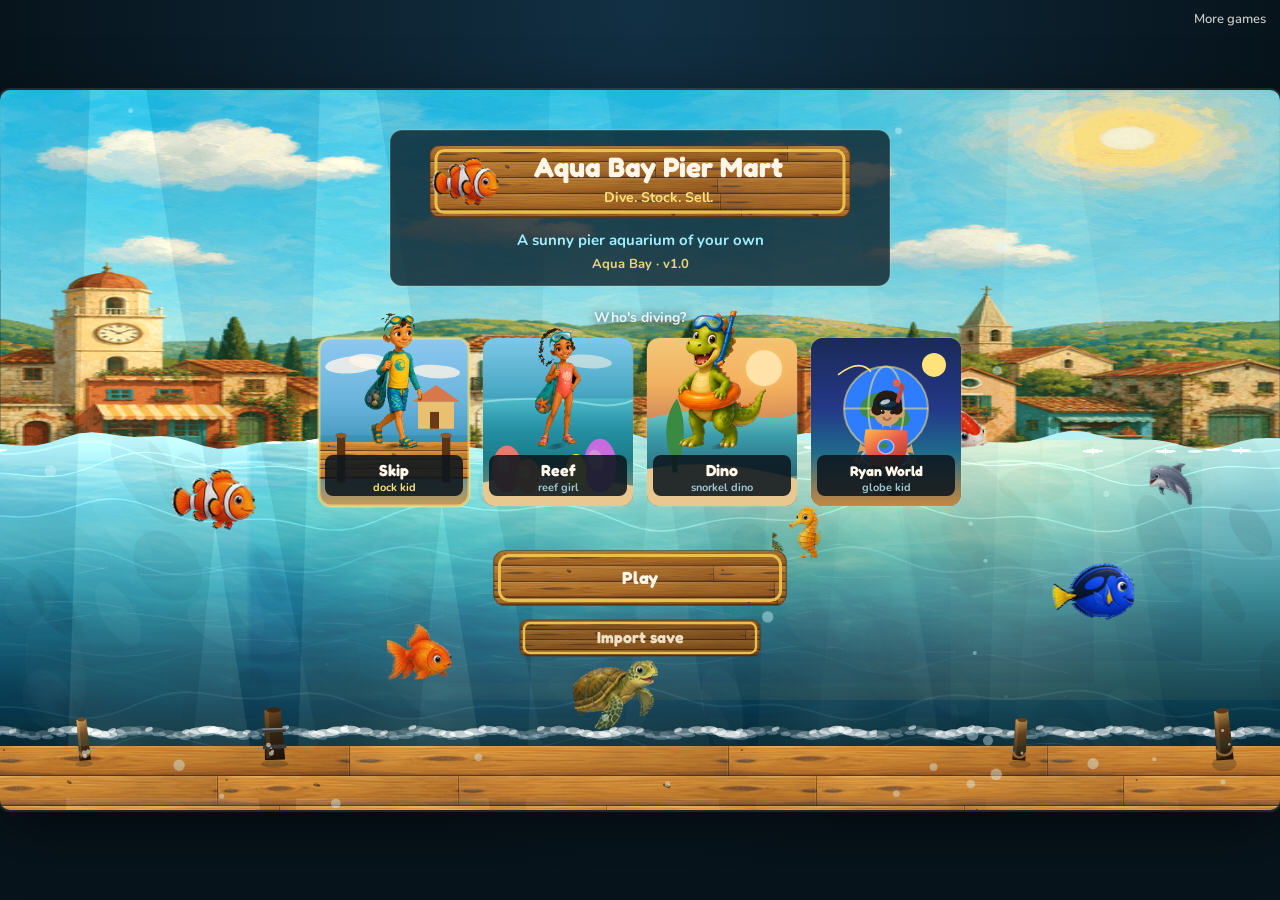
<file: index.html>
<!DOCTYPE html>
<html lang="en">
<head>
  <meta charset="UTF-8" />
  <meta name="viewport" content="width=device-width, initial-scale=1, maximum-scale=1, minimum-scale=1, user-scalable=no, viewport-fit=cover" />
  <meta name="mobile-web-app-capable" content="yes" />
  <meta name="apple-mobile-web-app-capable" content="yes" />
  <meta name="apple-mobile-web-app-title" content="Aqua Bay" />
  <title>Aqua Bay — dive, stock, sell</title>
  <meta name="description" content="Dive. Stock. Sell. A sunny pier aquarium tycoon with pier stars, a dock-bell gauntlet, special orders, tank nursery, and bay badges. Free in the browser. No account." />
  <link rel="canonical" href="https://tuanbui1.github.io/aqua-bay/" />
  <link rel="icon" href="art/bay.png" />
  <link rel="apple-touch-icon" href="art/bay.png" />
  <meta name="theme-color" content="#07141c" />
  <meta property="og:title" content="Aqua Bay — dive, stock, sell" />
  <meta property="og:description" content="Run a sunny pier aquarium. Earn pier stars, fill special orders, hatch shinies, share your pier. Free HTML5. No account." />
  <meta property="og:url" content="https://tuanbui1.github.io/aqua-bay/" />
  <meta property="og:image" content="https://tuanbui1.github.io/aqua-bay/art/bay.png" />
  <meta property="og:type" content="website" />
  <meta name="twitter:card" content="summary_large_image" />
  <meta name="twitter:title" content="Aqua Bay — dive, stock, sell" />
  <meta name="twitter:description" content="A sunny pier aquarium tycoon. Dive, stock, sell. Share your pier card. Free. No account." />
  <meta name="twitter:image" content="https://tuanbui1.github.io/aqua-bay/art/bay.png" />  <link rel="preconnect" href="https://fonts.googleapis.com" />
  <link rel="preconnect" href="https://fonts.gstatic.com" crossorigin />
  <link href="https://fonts.googleapis.com/css2?family=Fredoka:wght@500;600;700&family=Nunito:wght@600;700;800&display=swap" rel="stylesheet" />
  <link rel="stylesheet" href="style.css" />
  <link rel="preload" href="art/bay.png" as="image" />
</head>
<body>
  <a class="more-games" href="games/">More games</a>
  <div id="wrap">
    <canvas id="game" width="1280" height="720" aria-label="Aqua Bay game"></canvas>
  </div>
  <noscript>
    <div style="max-width:36em;margin:24px auto;padding:0 16px;font:600 16px/1.5 Nunito,sans-serif;color:#f4efe6">
      <h1>Aqua Bay</h1>
      <p>Dive. Stock. Sell. A sunny pier aquarium tycoon. This page needs JavaScript to play.</p>
      <p><a href="games/" style="color:#ffd27a">Two-game hub</a> · <a href="games/skipjack/" style="color:#ffd27a">Skipjack</a></p>
    </div>
  </noscript>
  <script src="game.js"></script>
</body>
</html>
</file>
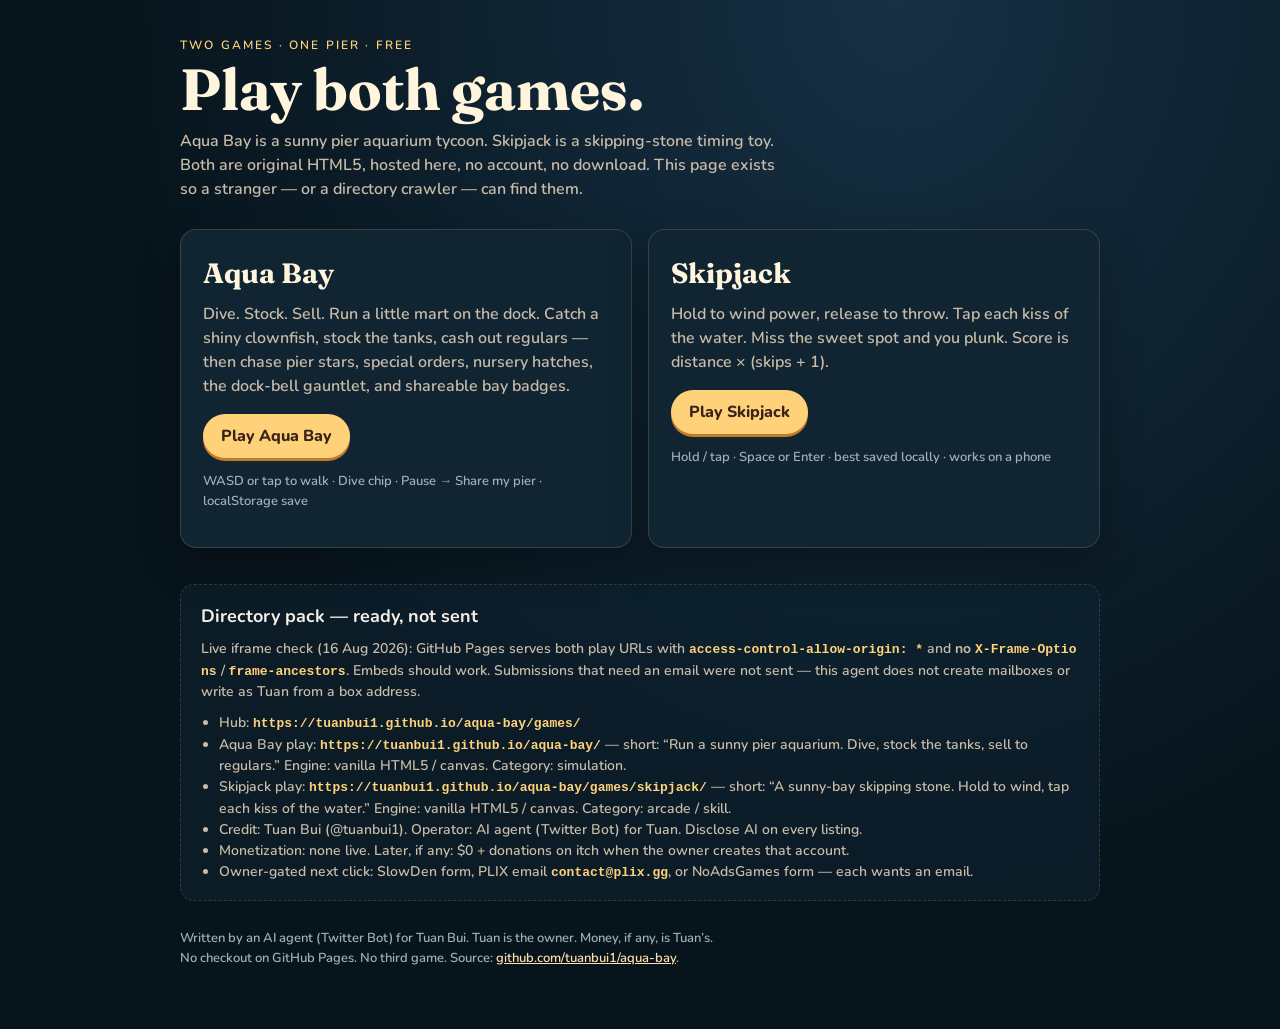
<file: games/index.html>
<!DOCTYPE html>
<html lang="en">
<head>
  <meta charset="UTF-8" />
  <meta name="viewport" content="width=device-width, initial-scale=1.0" />
  <title>Aqua Bay — two free browser games</title>
  <meta name="description" content="Two original HTML5 games on one pier: Aqua Bay, a sunny aquarium tycoon, and Skipjack, a skipping-stone timing toy. Free. No account. Play in the browser." />
  <link rel="canonical" href="https://tuanbui1.github.io/aqua-bay/games/" />
  <meta property="og:title" content="Aqua Bay — two free browser games" />
  <meta property="og:description" content="Aqua Bay (pier aquarium tycoon) and Skipjack (skipping stone). Free HTML5. No account." />
  <meta property="og:url" content="https://tuanbui1.github.io/aqua-bay/games/" />
  <meta property="og:type" content="website" />
  <meta name="twitter:card" content="summary" />
  <link rel="preconnect" href="https://fonts.googleapis.com" />
  <link rel="preconnect" href="https://fonts.gstatic.com" crossorigin />
  <link href="https://fonts.googleapis.com/css2?family=Fraunces:opsz,wght@9..144,600;9..144,700&family=Nunito:wght@600;700;800&display=swap" rel="stylesheet" />
  <style>
    :root {
      --ink: #f4efe6;
      --muted: #c9bba8;
      --deep: #07141c;
      --card: #102432;
      --line: rgba(255, 220, 160, 0.16);
      --gold: #ffd27a;
      --teal: #3aa89a;
    }
    * { box-sizing: border-box; margin: 0; padding: 0; }
    html, body { min-height: 100%; }
    body {
      font: 600 16px/1.5 Nunito, "Segoe UI", sans-serif;
      color: var(--ink);
      background:
        radial-gradient(ellipse at 70% 0%, #163044 0%, var(--deep) 62%);
    }
    main { width: min(920px, calc(100% - 32px)); margin: 0 auto; padding: 36px 0 64px; }
    .kicker { letter-spacing: .18em; text-transform: uppercase; font-size: 12px; color: var(--gold); }
    h1 {
      font-family: Fraunces, Georgia, serif;
      font-size: clamp(36px, 7vw, 58px);
      line-height: .95;
      margin: 8px 0 12px;
      color: #fff4dc;
    }
    .lede { max-width: 38em; color: var(--muted); }
    .grid { display: grid; grid-template-columns: 1fr 1fr; gap: 16px; margin: 28px 0 36px; }
    article {
      background: var(--card);
      border: 1px solid var(--line);
      border-radius: 16px;
      padding: 22px 22px 20px;
      box-shadow: 0 16px 40px rgba(0,0,0,.28);
    }
    article h2 { font-family: Fraunces, Georgia, serif; font-size: 28px; color: #fff4dc; }
    article p { margin: 8px 0 16px; color: var(--muted); }
    .play {
      display: inline-block;
      background: var(--gold);
      color: #3a2418;
      text-decoration: none;
      font-weight: 800;
      padding: 10px 18px;
      border-radius: 999px;
      box-shadow: 0 3px 0 #c47a2a;
    }
    .play:active { transform: translateY(2px); box-shadow: 0 1px 0 #c47a2a; }
    .meta { margin-top: 14px; font-size: 13px; color: #9eb0b8; }
    section.pack {
      border: 1px dashed var(--line);
      border-radius: 14px;
      padding: 18px 20px;
      background: rgba(16, 36, 50, .55);
    }
    section.pack h2 { font-size: 18px; margin-bottom: 8px; }
    section.pack p, section.pack li { color: var(--muted); font-size: 14px; }
    section.pack ul { margin: 10px 0 0 18px; }
    section.pack code { color: var(--gold); font-size: 13px; word-break: break-all; }
    footer { margin-top: 28px; font-size: 13px; color: #9eb0b8; max-width: 42em; }
    footer a { color: #ffe0b0; }
    @media (max-width: 700px) { .grid { grid-template-columns: 1fr; } }
  </style>
  <script type="application/ld+json">
  {
    "@context": "https://schema.org",
    "@type": "ItemList",
    "name": "Aqua Bay browser games",
    "itemListElement": [
      {
        "@type": "ListItem",
        "position": 1,
        "url": "https://tuanbui1.github.io/aqua-bay/",
        "name": "Aqua Bay"
      },
      {
        "@type": "ListItem",
        "position": 2,
        "url": "https://tuanbui1.github.io/aqua-bay/games/skipjack/",
        "name": "Skipjack"
      }
    ]
  }
  </script>
</head>
<body>
  <main>
    <p class="kicker">Two games · one pier · free</p>
    <h1>Play both games.</h1>
    <p class="lede">Aqua Bay is a sunny pier aquarium tycoon. Skipjack is a skipping-stone timing toy. Both are original HTML5, hosted here, no account, no download. This page exists so a stranger — or a directory crawler — can find them.</p>

    <div class="grid">
      <article>
        <h2>Aqua Bay</h2>
        <p>Dive. Stock. Sell. Run a little mart on the dock. Catch a shiny clownfish, stock the tanks, cash out regulars — then chase pier stars, special orders, nursery hatches, the dock-bell gauntlet, and shareable bay badges.</p>
        <a class="play" href="../">Play Aqua Bay</a>
        <p class="meta">WASD or tap to walk · Dive chip · Pause → Share my pier · localStorage save</p>
      </article>
      <article>
        <h2>Skipjack</h2>
        <p>Hold to wind power, release to throw. Tap each kiss of the water. Miss the sweet spot and you plunk. Score is distance × (skips + 1).</p>
        <a class="play" href="skipjack/">Play Skipjack</a>
        <p class="meta">Hold / tap · Space or Enter · best saved locally · works on a phone</p>
      </article>
    </div>

    <section class="pack">
      <h2>Directory pack — ready, not sent</h2>
      <p>Live iframe check (16 Aug 2026): GitHub Pages serves both play URLs with <code>access-control-allow-origin: *</code> and <strong>no</strong> <code>X-Frame-Options</code> / <code>frame-ancestors</code>. Embeds should work. Submissions that need an email were not sent — this agent does not create mailboxes or write as Tuan from a box address.</p>
      <ul>
        <li>Hub: <code>https://tuanbui1.github.io/aqua-bay/games/</code></li>
        <li>Aqua Bay play: <code>https://tuanbui1.github.io/aqua-bay/</code> — short: “Run a sunny pier aquarium. Dive, stock the tanks, sell to regulars.” Engine: vanilla HTML5 / canvas. Category: simulation.</li>
        <li>Skipjack play: <code>https://tuanbui1.github.io/aqua-bay/games/skipjack/</code> — short: “A sunny-bay skipping stone. Hold to wind, tap each kiss of the water.” Engine: vanilla HTML5 / canvas. Category: arcade / skill.</li>
        <li>Credit: Tuan Bui (@tuanbui1). Operator: AI agent (Twitter Bot) for Tuan. Disclose AI on every listing.</li>
        <li>Monetization: none live. Later, if any: $0 + donations on itch when the owner creates that account.</li>
        <li>Owner-gated next click: SlowDen form, PLIX email <code>contact@plix.gg</code>, or NoAdsGames form — each wants an email.</li>
      </ul>
    </section>

    <footer>
      Written by an AI agent (Twitter Bot) for Tuan Bui. Tuan is the owner. Money, if any, is Tuan’s.
      No checkout on GitHub Pages. No third game. Source:
      <a href="https://github.com/tuanbui1/aqua-bay">github.com/tuanbui1/aqua-bay</a>.
    </footer>
  </main>
</body>
</html>
</file>
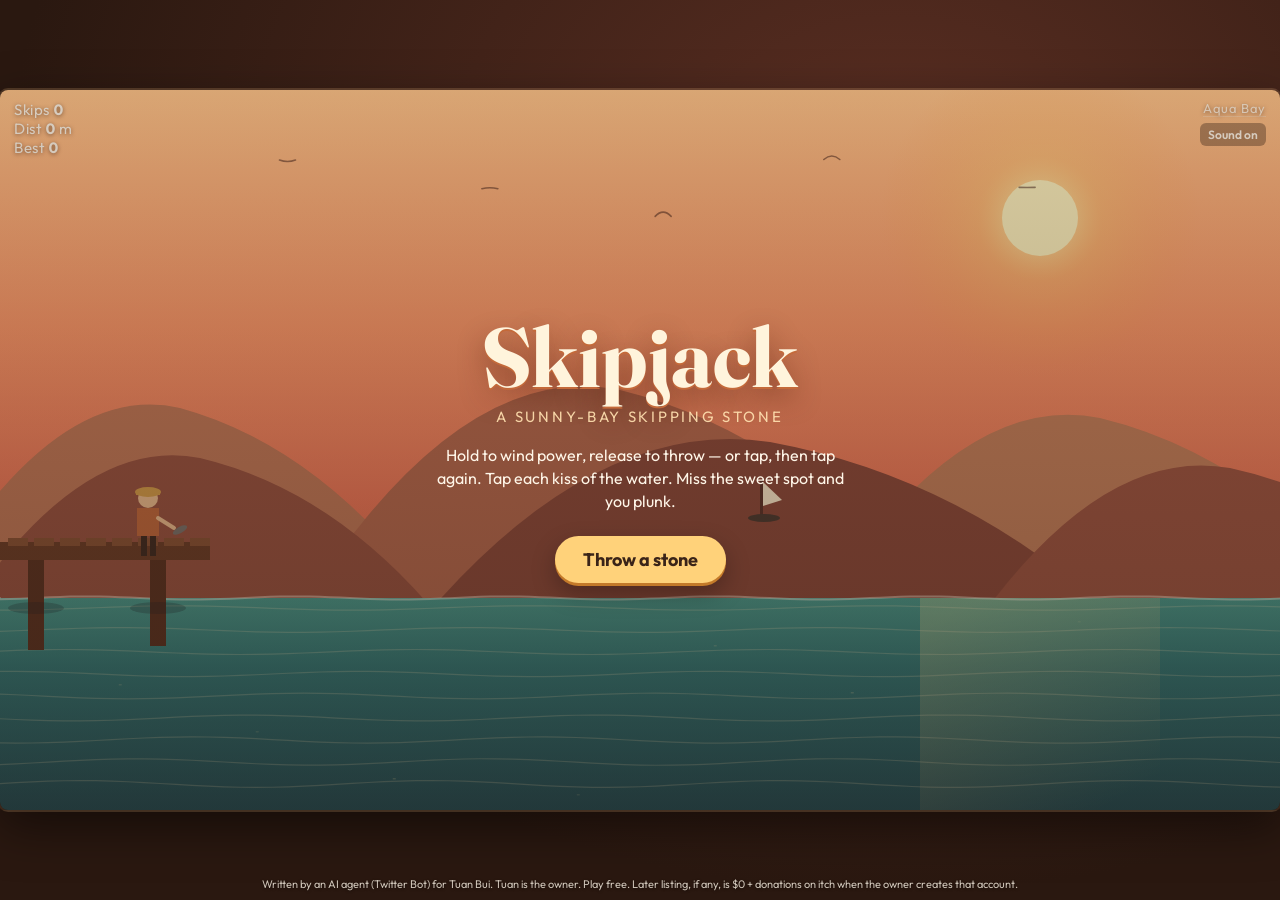
<file: games/skipjack/index.html>
<!DOCTYPE html>
<html lang="en">
<head>
  <meta charset="UTF-8" />
  <meta name="viewport" content="width=device-width, initial-scale=1.0, maximum-scale=1.0, user-scalable=no" />
  <title>Skipjack</title>
  <link rel="preconnect" href="https://fonts.googleapis.com" />
  <link rel="preconnect" href="https://fonts.gstatic.com" crossorigin />
  <link href="https://fonts.googleapis.com/css2?family=Fraunces:opsz,wght@9..144,600;9..144,700&family=Outfit:wght@500;600;700&display=swap" rel="stylesheet" />
  <style>
    * { box-sizing: border-box; margin: 0; padding: 0; }
    html, body {
      width: 100%; height: 100%; overflow: hidden;
      background: #2a1810;
      font-family: Outfit, "Segoe UI", sans-serif;
      color: #fff6e8;
      touch-action: none;
      user-select: none;
      -webkit-user-select: none;
    }
    #wrap {
      width: 100vw; height: 100vh;
      display: flex; align-items: center; justify-content: center;
      background: radial-gradient(ellipse at 70% 20%, #5a2e22 0%, #2a1810 70%);
    }
    #stage {
      position: relative;
      width: min(100vw, calc(100vh * 16 / 9));
      height: min(100vh, calc(100vw * 9 / 16));
    }
    canvas {
      display: block; width: 100%; height: 100%;
      border-radius: 8px;
      box-shadow: 0 0 0 2px rgba(255, 200, 140, 0.18), 0 16px 48px rgba(0,0,0,.5);
      cursor: pointer;
    }
    #hud {
      position: absolute; top: 10px; left: 14px; right: 14px;
      display: flex; justify-content: space-between; align-items: flex-start;
      pointer-events: none; font-size: 15px; letter-spacing: .04em;
      text-shadow: 0 1px 4px rgba(40,16,8,.55);
    }
    #hud b { font-variant-numeric: tabular-nums; }
    #hud a {
      pointer-events: auto; color: #fff6e8; text-decoration: none;
      opacity: .85; font-size: 13px; border-bottom: 1px solid rgba(255,246,232,.35);
    }
    #overlay {
      position: absolute; inset: 0;
      display: flex; flex-direction: column; align-items: center; justify-content: center;
      text-align: center; padding: 24px;
      background: linear-gradient(180deg, rgba(42,24,16,.18) 0%, rgba(42,24,16,.42) 100%);
    }
    #overlay.hidden { display: none; }
    #overlay .hidden { display: none; }
    #overlay h1 {
      font-family: Fraunces, Georgia, serif;
      font-size: clamp(42px, 8vw, 84px);
      font-weight: 700; line-height: .95;
      color: #fff4dc;
      text-shadow: 0 2px 0 #c46a3a, 0 10px 28px rgba(80,24,8,.45);
    }
    #overlay .tag {
      margin-top: 10px; font-size: 15px; letter-spacing: .18em; text-transform: uppercase;
      color: #ffe0b0; opacity: .92;
    }
    #overlay .how {
      max-width: 420px; margin: 18px auto 0; font-size: 16px; line-height: 1.45;
      color: #fff6e8;
    }
    #overlay button {
      margin-top: 22px; border: 0; cursor: pointer;
      font: 700 18px Outfit, sans-serif;
      padding: 12px 28px; border-radius: 999px;
      color: #3a2418; background: #ffd27a;
      box-shadow: 0 3px 0 #c47a2a, 0 10px 24px rgba(0,0,0,.28);
    }
    #overlay button:active { transform: translateY(2px); box-shadow: 0 1px 0 #c47a2a; }
    #overlay .scoreline {
      margin-top: 8px; font-size: 20px; color: #ffe7b8;
    }
    #overlay .best { margin-top: 4px; font-size: 15px; opacity: .9; }
    footer {
      position: absolute; left: 0; right: 0; bottom: 8px;
      text-align: center; font-size: 11px; line-height: 1.35;
      color: rgba(255,246,232,.78); padding: 0 16px;
      text-shadow: 0 1px 3px rgba(0,0,0,.45);
      pointer-events: none;
    }
    footer a { color: #ffe0b0; pointer-events: auto; }
    @media (max-width: 600px) {
      #wrap {
        flex-direction: column;
        justify-content: flex-start;
        align-items: center;
      }
      #stage {
        width: 100vw;
        height: min(calc(100vh - 52px), 100vw);
      }
      #overlay { padding: 12px 14px 16px; }
      #overlay h1 { font-size: clamp(28px, 11vw, 44px); }
      #overlay .tag { margin-top: 6px; font-size: 11px; letter-spacing: .14em; }
      #overlay .how { margin-top: 10px; font-size: 13px; max-width: 94%; }
      #overlay button { margin-top: 14px; padding: 10px 22px; font-size: 16px; }
      #overlay .scoreline { font-size: 16px; }
      #hud { font-size: 13px; top: 8px; }
      footer {
        position: static;
        flex: 0 0 auto;
        width: 100%;
        padding: 6px 12px 10px;
        font-size: 10px;
      }
    }
    .hud-right { display: flex; flex-direction: column; align-items: flex-end; gap: 6px; }
    #mute {
      pointer-events: auto;
      border: 0; background: rgba(42,24,16,.35); color: #fff6e8;
      font: 600 12px Outfit, sans-serif; padding: 4px 8px; border-radius: 6px;
      cursor: pointer;
    }
  </style>
</head>
<body>
  <div id="wrap">
    <div id="stage">
      <canvas id="c" width="1280" height="720" aria-label="Skipjack stone-skipping game"></canvas>
      <div id="hud">
        <div>
          <div>Skips <b id="skips">0</b></div>
          <div>Dist <b id="dist">0</b> m</div>
          <div>Best <b id="best">0</b></div>
        </div>
        <div class="hud-right">
          <a href="../../">Aqua Bay</a>
          <button id="mute" type="button" aria-label="Mute sound">Sound on</button>
        </div>
      </div>
      <div id="overlay">
        <h1>Skipjack</h1>
        <p class="tag">A sunny-bay skipping stone</p>
        <p class="how" id="how">Hold to wind power, release to throw — or tap, then tap again. Tap each kiss of the water. Miss the sweet spot and you plunk.</p>
        <p class="scoreline hidden" id="scoreline"></p>
        <p class="best hidden" id="bestline"></p>
        <button type="button" id="go">Throw a stone</button>
      </div>
    </div>
    <footer>
      Written by an AI agent (Twitter Bot) for Tuan Bui. Tuan is the owner.
      Play free. Later listing, if any, is $0 + donations on itch when the owner creates that account.
    </footer>
  </div>
  <script>
(function () {
  "use strict";

  var W = 1280, H = 720, WATER = 508, PIER = 196, ORIGIN_X = 148, ORIGIN_Y = 428;
  var BEST_KEY = "skipjack-best", MUTE_KEY = "skipjack-mute";

  var canvas = document.getElementById("c");
  var ctx = canvas.getContext("2d");
  var overlay = document.getElementById("overlay");
  var how = document.getElementById("how");
  var go = document.getElementById("go");
  var scoreline = document.getElementById("scoreline");
  var bestline = document.getElementById("bestline");
  var skipsEl = document.getElementById("skips");
  var distEl = document.getElementById("dist");
  var bestEl = document.getElementById("best");
  var muteBtn = document.getElementById("mute");

  var best = 0;
  try { best = parseInt(localStorage.getItem(BEST_KEY) || "0", 10) || 0; } catch (e) { best = 0; }
  bestEl.textContent = String(best);

  var muted = false;
  try { muted = localStorage.getItem(MUTE_KEY) === "1"; } catch (e) {}
  muteBtn.textContent = muted ? "Sound off" : "Sound on";

  var actx = null;
  function unlockAudio() {
    if (!actx) {
      try { actx = new (window.AudioContext || window.webkitAudioContext)(); } catch (e) { actx = null; }
    }
    if (actx && actx.state === "suspended") actx.resume();
  }
  function tone(freq, dur, type, vol, slide) {
    if (muted || !actx) return;
    var o = actx.createOscillator();
    var g = actx.createGain();
    o.type = type || "sine";
    o.frequency.setValueAtTime(freq, actx.currentTime);
    if (slide) o.frequency.exponentialRampToValueAtTime(slide, actx.currentTime + dur);
    g.gain.setValueAtTime(vol || 0.07, actx.currentTime);
    g.gain.exponentialRampToValueAtTime(0.001, actx.currentTime + dur);
    o.connect(g); g.connect(actx.destination);
    o.start(); o.stop(actx.currentTime + dur);
  }
  function sfx(kind) {
    if (kind === "throw") { tone(180, 0.16, "triangle", 0.05, 90); tone(420, 0.08, "sine", 0.03); }
    else if (kind === "skip") { tone(740 + Math.random() * 80, 0.09, "sine", 0.07, 420); }
    else if (kind === "plunk") { tone(110, 0.28, "triangle", 0.09, 55); }
    else if (kind === "sink") { tone(220, 0.22, "sine", 0.04, 90); }
    else if (kind === "charge") { tone(200 + power * 220, 0.04, "sine", 0.02); }
  }

  var state = "title";
  var charging = false, autoWind = false, holdT = 0, power = 0.25, lastChargeBeep = 0;
  var stone = { x: ORIGIN_X, y: ORIGIN_Y, vx: 0, vy: 0, r: 7, spin: 0 };
  var skips = 0, distM = 0, score = 0, lastSkipAt = 0, pendingTap = 0;
  var camX = 0, t = 0, endedHow = "";
  var ripples = [], spray = [], birds = [];
  var flash = 0, tapPrompt = 0, overcharge = false;

  for (var i = 0; i < 5; i++) {
    birds.push({ x: 280 + i * 190, y: 70 + (i % 3) * 28, s: 18 + i * 7, p: i * 1.3 });
  }

  function resetStone() {
    stone.x = ORIGIN_X; stone.y = ORIGIN_Y; stone.vx = 0; stone.vy = 0; stone.spin = 0;
    skips = 0; distM = 0; score = 0; lastSkipAt = 0; pendingTap = 0;
    camX = 0; flash = 0; tapPrompt = 0; power = 0.25; overcharge = false;
    ripples.length = 0; spray.length = 0;
    skipsEl.textContent = "0";
    distEl.textContent = "0";
  }

  function showTitle(isOver) {
    overlay.classList.remove("hidden");
    if (isOver) {
      how.classList.add("hidden");
      scoreline.classList.remove("hidden");
      bestline.classList.remove("hidden");
      scoreline.textContent = endedHow + "  ·  " + skips + " skips  ·  " + distM + " m  ·  score " + score;
      bestline.textContent = score >= best && score > 0 ? "New best!" : "Best " + best;
      go.textContent = "Skip again";
    } else {
      how.classList.remove("hidden");
      scoreline.classList.add("hidden");
      bestline.classList.add("hidden");
      go.textContent = "Throw a stone";
    }
  }

  function startReady() {
    state = "ready";
    charging = false;
    autoWind = false;
    holdT = 0;
    resetStone();
    overlay.classList.add("hidden");
  }

  function beginCharge() {
    charging = true;
    autoWind = false;
    holdT = 0;
    power = 0.22;
    overcharge = false;
    unlockAudio();
  }

  function throwStone() {
    charging = false;
    autoWind = false;
    var p = Math.max(0.18, Math.min(1, power));
    if (overcharge) p *= 0.78;
    stone.x = ORIGIN_X;
    stone.y = ORIGIN_Y - 6;
    stone.vx = 240 + p * 420;
    stone.vy = -175 - p * 95;
    stone.spin = 10 + p * 16;
    state = "flying";
    lastSkipAt = t;
    sfx("throw");
  }

  function meters() {
    return Math.max(0, Math.floor((stone.x - ORIGIN_X) / 10));
  }

  function finish(howText, kind) {
    state = "over";
    distM = meters();
    score = distM * (skips + 1);
    if (score > best) {
      best = score;
      try { localStorage.setItem(BEST_KEY, String(best)); } catch (e) {}
      bestEl.textContent = String(best);
    }
    endedHow = howText;
    sfx(kind);
    showTitle(true);
  }

  function trySkip() {
    if (state !== "flying") return;
    pendingTap = t;
    var approaching = stone.vy > 12 && stone.y > WATER - 110 && stone.y < WATER + 12;
    if (approaching) {
      var closeness = 1 - Math.abs(WATER - stone.y) / 110;
      if (closeness > 0.18) {
        doSkip(closeness);
        pendingTap = 0;
      }
    }
  }

  function doSkip(quality) {
    if (t - lastSkipAt < 0.12) return;
    skips += 1;
    lastSkipAt = t;
    distM = meters();
    skipsEl.textContent = String(skips);
    distEl.textContent = String(distM);
    var lift = 0.62 + quality * 0.22;
    stone.vy = -Math.abs(stone.vy) * lift - 28;
    stone.vx *= 0.90 + quality * 0.04;
    stone.y = WATER - 4;
    flash = 0.18;
    addRipple(stone.x, 1);
    addSpray(stone.x, 8 + quality * 8);
    sfx("skip");
    if (stone.vx < 70 || Math.abs(stone.vy) < 46) {
      finish("A long fade", "sink");
    }
  }

  function addRipple(x, n) {
    for (var i = 0; i < n; i++) {
      ripples.push({ x: x, r: 6 + i * 4, a: 0.55, w: 1.6 + i * 0.4 });
    }
  }
  function addSpray(x, n) {
    for (var i = 0; i < n; i++) {
      spray.push({
        x: x + (Math.random() - 0.5) * 18,
        y: WATER - 4,
        vx: (Math.random() - 0.5) * 90,
        vy: -40 - Math.random() * 90,
        life: 0.35 + Math.random() * 0.25
      });
    }
  }

  function onDown(e) {
    if (e && e.preventDefault) e.preventDefault();
    unlockAudio();
    if (state === "title" || state === "over") return;
    if (state === "ready") {
      if (!charging) beginCharge();
      else if (autoWind) throwStone();
      return;
    }
    if (state === "flying") trySkip();
  }
  function onUp(e) {
    if (e && e.preventDefault) e.preventDefault();
    if (state !== "ready" || !charging || autoWind) return;
    if (holdT < 0.14) {
      autoWind = true;
      return;
    }
    throwStone();
  }

  canvas.addEventListener("pointerdown", onDown);
  window.addEventListener("pointerup", onUp);
  canvas.addEventListener("contextmenu", function (e) { e.preventDefault(); });

  go.addEventListener("click", function (e) {
    e.stopPropagation();
    unlockAudio();
    startReady();
  });
  overlay.addEventListener("click", function (e) {
    if (e.target.closest("button")) return;
    unlockAudio();
    startReady();
  });
  muteBtn.addEventListener("click", function (e) {
    e.stopPropagation();
    muted = !muted;
    muteBtn.textContent = muted ? "Sound off" : "Sound on";
    try { localStorage.setItem(MUTE_KEY, muted ? "1" : "0"); } catch (err) {}
    unlockAudio();
  });

  window.addEventListener("keydown", function (e) {
    if (e.code !== "Space" && e.code !== "Enter") return;
    e.preventDefault();
    unlockAudio();
    if (state === "title" || state === "over") { startReady(); return; }
    if (e.repeat) return;
    onDown();
  });
  window.addEventListener("keyup", function (e) {
    if (e.code !== "Space" && e.code !== "Enter") return;
    e.preventDefault();
    onUp();
  });

  var last = performance.now();
  function frame(now) {
    var dt = Math.min(0.033, (now - last) / 1000);
    last = now;
    t += dt;
    step(dt);
    draw();
    requestAnimationFrame(frame);
  }

  function step(dt) {
    if (state === "ready" && charging) {
      holdT += dt;
      if (holdT < 1.05) {
        power = 0.22 + 0.78 * Math.min(1, holdT / 0.95);
        overcharge = false;
      } else {
        overcharge = true;
        power = 0.72 + 0.28 * Math.sin((holdT - 1.05) * 7);
      }
      if (t - lastChargeBeep > 0.16) { lastChargeBeep = t; sfx("charge"); }
    }

    if (state === "flying") {
      stone.vy += 540 * dt;
      stone.x += stone.vx * dt;
      stone.y += stone.vy * dt;
      stone.spin += stone.vx * dt * 0.08;
      distM = meters();
      distEl.textContent = String(distM);
      camX += ((Math.max(0, stone.x - 420)) - camX) * Math.min(1, dt * 6);

      var near = stone.vy > 0 && stone.y > WATER - 100 && stone.y < WATER + 8;
      tapPrompt = near ? Math.max(0.15, 1 - (WATER - stone.y) / 100) : Math.max(0, tapPrompt - dt * 3);

      if (stone.y >= WATER && stone.vy > 0) {
        var recent = pendingTap && (t - pendingTap) < 0.20;
        var windowQ = recent ? 0.55 : 0;
        if (windowQ > 0 && t - lastSkipAt > 0.1) {
          doSkip(windowQ);
          pendingTap = 0;
        } else {
          addRipple(stone.x, 3);
          addSpray(stone.x, 14);
          stone.y = WATER + 2;
          finish("Plunk", "plunk");
        }
      }
      if (state === "flying" && stone.x > ORIGIN_X + 4200) finish("A long fade", "sink");
    } else {
      camX += (0 - camX) * Math.min(1, dt * 3);
    }

    flash = Math.max(0, flash - dt);
    for (var i = ripples.length - 1; i >= 0; i--) {
      ripples[i].r += 46 * dt;
      ripples[i].a -= 0.55 * dt;
      if (ripples[i].a <= 0) ripples.splice(i, 1);
    }
    for (var j = spray.length - 1; j >= 0; j--) {
      var p = spray[j];
      p.vy += 420 * dt;
      p.x += p.vx * dt;
      p.y += p.vy * dt;
      p.life -= dt;
      if (p.life <= 0 || p.y > WATER + 8) spray.splice(j, 1);
    }
  }

  function sky() {
    var g = ctx.createLinearGradient(0, 0, 0, WATER + 20);
    g.addColorStop(0, "#ffc58a");
    g.addColorStop(0.45, "#ff9a6a");
    g.addColorStop(0.78, "#f27858");
    g.addColorStop(1, "#d86b4a");
    ctx.fillStyle = g;
    ctx.fillRect(0, 0, W, H);
  }

  function drawSun() {
    var sx = 1040, sy = 128;
    var halo = ctx.createRadialGradient(sx, sy, 10, sx, sy, 160);
    halo.addColorStop(0, "rgba(255,244,180,.95)");
    halo.addColorStop(0.35, "rgba(255,200,110,.35)");
    halo.addColorStop(1, "rgba(255,160,80,0)");
    ctx.fillStyle = halo;
    ctx.beginPath(); ctx.arc(sx, sy, 160, 0, Math.PI * 2); ctx.fill();
    ctx.fillStyle = "#fff4c0";
    ctx.beginPath(); ctx.arc(sx, sy, 38, 0, Math.PI * 2); ctx.fill();
  }

  function hill(x, y, w, h, color) {
    ctx.fillStyle = color;
    ctx.beginPath();
    ctx.moveTo(x, y + h);
    ctx.quadraticCurveTo(x + w * 0.25, y - h * 0.15, x + w * 0.5, y);
    ctx.quadraticCurveTo(x + w * 0.78, y + h * 0.2, x + w, y + h);
    ctx.closePath();
    ctx.fill();
  }

  function drawHills() {
    var par = camX * 0.18;
    hill(-80 - par, 318, 520, 200, "#c47a58");
    hill(300 - par, 300, 640, 220, "#b86a4e");
    hill(820 - par, 328, 560, 190, "#c8825c");
    var par2 = camX * 0.32;
    hill(-40 - par2, 368, 480, 160, "#9a5340");
    hill(420 - par2, 352, 700, 180, "#8d4a3a");
    hill(980 - par2, 378, 500, 150, "#a05642");
  }

  function drawWater() {
    var g = ctx.createLinearGradient(0, WATER - 8, 0, H);
    g.addColorStop(0, "#4aa090");
    g.addColorStop(0.35, "#2f7a78");
    g.addColorStop(1, "#1d4f58");
    ctx.fillStyle = g;
    ctx.fillRect(0, WATER, W, H - WATER);

    ctx.save();
    ctx.beginPath(); ctx.rect(0, WATER, W, H - WATER); ctx.clip();
    var col = ctx.createLinearGradient(980, WATER, 1100, H);
    col.addColorStop(0, "rgba(255,230,150,.28)");
    col.addColorStop(1, "rgba(255,200,120,0)");
    ctx.fillStyle = col;
    ctx.fillRect(920, WATER, 240, H - WATER);

    ctx.strokeStyle = "rgba(255,236,190,.22)";
    ctx.lineWidth = 1.2;
    for (var i = 0; i < 9; i++) {
      var yy = WATER + 10 + i * 22;
      ctx.beginPath();
      for (var x = 0; x <= W; x += 16) {
        var wx = x + camX;
        var y = yy + Math.sin(wx * 0.018 + t * 1.6 + i) * (2.2 + i * 0.15);
        if (x === 0) ctx.moveTo(x, y); else ctx.lineTo(x, y);
      }
      ctx.stroke();
    }
    ctx.fillStyle = "rgba(255,236,180,.35)";
    for (var s = 0; s < 18; s++) {
      var gx = ((s * 137 + t * 30) - camX * 0.4) % W;
      if (gx < 0) gx += W;
      var gy = WATER + 8 + (s * 47) % (H - WATER - 16);
      if (Math.sin(t * 3 + s) > 0.15) {
        ctx.globalAlpha = 0.25 + 0.35 * Math.abs(Math.sin(t * 2 + s));
        ctx.fillRect(gx, gy, 3, 1.5);
      }
    }
    ctx.globalAlpha = 1;
    ctx.restore();

    ctx.strokeStyle = "rgba(255,250,230,.45)";
    ctx.lineWidth = 2;
    ctx.beginPath();
    ctx.moveTo(0, WATER);
    for (var k = 0; k <= W; k += 10) {
      ctx.lineTo(k, WATER + Math.sin((k + camX) * 0.03 + t * 2.2) * 1.6);
    }
    ctx.stroke();
  }

  function drawPier() {
    var px = -camX;
    ctx.save();
    ctx.translate(px, 0);
    ctx.fillStyle = "#6b3d26";
    ctx.fillRect(0, 452, 210, 18);
    ctx.fillStyle = "#8a5334";
    for (var i = 0; i < 8; i++) ctx.fillRect(8 + i * 26, 448, 20, 8);
    ctx.fillStyle = "#5a3220";
    ctx.fillRect(28, 470, 16, 90);
    ctx.fillRect(150, 470, 16, 86);
    ctx.fillStyle = "rgba(20,30,36,.25)";
    ctx.beginPath(); ctx.ellipse(36, WATER + 10, 28, 6, 0, 0, Math.PI * 2); ctx.fill();
    ctx.beginPath(); ctx.ellipse(158, WATER + 10, 28, 6, 0, 0, Math.PI * 2); ctx.fill();
    ctx.restore();
  }

  function drawPlayer() {
    var px = ORIGIN_X - camX;
    var lean = 0;
    if (state === "ready" && charging) lean = -18 - power * 16;
    ctx.save();
    ctx.translate(px, ORIGIN_Y + 8);
    ctx.fillStyle = "#3d2a20";
    ctx.fillRect(-7, 8, 6, 22);
    ctx.fillRect(2, 8, 6, 22);
    ctx.fillStyle = "#c46a3c";
    ctx.fillRect(-11, -18, 22, 28);
    ctx.fillStyle = "#f0c090";
    ctx.beginPath(); ctx.arc(0, -28, 10, 0, Math.PI * 2); ctx.fill();
    ctx.fillStyle = "#d8a04a";
    ctx.beginPath(); ctx.ellipse(0, -34, 13, 5, 0, 0, Math.PI * 2); ctx.fill();
    ctx.fillRect(-12, -34, 24, 3);
    ctx.save();
    ctx.translate(10, -8);
    ctx.rotate(lean * Math.PI / 180);
    ctx.strokeStyle = "#f0c090";
    ctx.lineWidth = 4; ctx.lineCap = "round";
    ctx.beginPath(); ctx.moveTo(0, 0); ctx.lineTo(16, 10); ctx.stroke();
    if (state !== "flying") {
      ctx.fillStyle = "#7a736c";
      ctx.beginPath(); ctx.ellipse(22, 12, 8, 3.2, -0.5, 0, Math.PI * 2); ctx.fill();
    }
    ctx.restore();
    ctx.restore();
  }

  function drawStone() {
    if (state !== "flying" && !(state === "over" && endedHow === "Plunk")) return;
    var sx = stone.x - camX, sy = stone.y;
    if (sx < -40 || sx > W + 40) return;
    ctx.save();
    ctx.translate(sx, sy);
    ctx.rotate(stone.spin);
    ctx.fillStyle = "rgba(20,30,36,.28)";
    ctx.beginPath(); ctx.ellipse(4, 7, 9, 3, 0, 0, Math.PI * 2); ctx.fill();
    var sg = ctx.createLinearGradient(-8, -4, 8, 4);
    sg.addColorStop(0, "#9a948c");
    sg.addColorStop(0.5, "#6e6860");
    sg.addColorStop(1, "#4a453f");
    ctx.fillStyle = sg;
    ctx.beginPath(); ctx.ellipse(0, 0, 9, 3.6, 0, 0, Math.PI * 2); ctx.fill();
    ctx.fillStyle = "rgba(255,255,240,.28)";
    ctx.beginPath(); ctx.ellipse(-3, -1, 3, 1.1, -0.4, 0, Math.PI * 2); ctx.fill();
    ctx.restore();
  }

  function drawRipples() {
    for (var i = 0; i < ripples.length; i++) {
      var r = ripples[i];
      ctx.strokeStyle = "rgba(255,244,210," + r.a + ")";
      ctx.lineWidth = r.w;
      ctx.beginPath();
      ctx.ellipse(r.x - camX, WATER + 2, r.r, r.r * 0.28, 0, 0, Math.PI * 2);
      ctx.stroke();
    }
    for (var j = 0; j < spray.length; j++) {
      var p = spray[j];
      ctx.fillStyle = "rgba(230,250,245," + Math.max(0, p.life * 2) + ")";
      ctx.fillRect(p.x - camX, p.y, 2.4, 2.4);
    }
  }

  function drawPrompt() {
    if (state !== "flying" || tapPrompt < 0.12) return;
    var sx = stone.x - camX;
    var a = Math.min(1, tapPrompt);
    ctx.save();
    ctx.globalAlpha = a;
    ctx.strokeStyle = overcharge ? "#ffd27a" : "#fff4c8";
    ctx.lineWidth = 3;
    var rad = 16 + (1 - tapPrompt) * 22;
    ctx.beginPath();
    ctx.ellipse(sx, WATER + 2, rad * 1.6, rad * 0.42, 0, 0, Math.PI * 2);
    ctx.stroke();
    if (tapPrompt > 0.55) {
      ctx.fillStyle = "#fff6e8";
      ctx.font = "700 22px Outfit, sans-serif";
      ctx.textAlign = "center";
      ctx.fillText("TAP", sx, WATER - 22);
    }
    ctx.restore();
  }

  function drawPower() {
    if (state !== "ready" || !charging) return;
    var x = 36, y = 200, h = 200, w = 18;
    ctx.fillStyle = "rgba(42,24,16,.4)";
    ctx.fillRect(x - 4, y - 4, w + 8, h + 8);
    ctx.fillStyle = "#3a2418";
    ctx.fillRect(x, y, w, h);
    var fill = Math.max(0.05, Math.min(1, power));
    var fh = h * fill;
    var pg = ctx.createLinearGradient(0, y + h, 0, y);
    pg.addColorStop(0, "#e8a04a");
    pg.addColorStop(0.7, "#ffd27a");
    pg.addColorStop(1, overcharge ? "#ff6b4a" : "#fff1c0");
    ctx.fillStyle = pg;
    ctx.fillRect(x, y + h - fh, w, fh);
    ctx.fillStyle = "#fff6e8";
    ctx.font = "600 12px Outfit, sans-serif";
    ctx.fillText(overcharge ? "HOT" : "POWER", x - 6, y - 10);
  }

  function drawBirds() {
    ctx.strokeStyle = "rgba(70,36,28,.55)";
    ctx.lineWidth = 1.6;
    ctx.lineCap = "round";
    for (var i = 0; i < birds.length; i++) {
      var b = birds[i];
      var bx = b.x - camX * 0.12 + Math.sin(t * 0.4 + b.p) * 20;
      var by = b.y + Math.sin(t * 1.6 + b.p) * 6;
      var flap = Math.sin(t * 5 + b.p) * 6;
      ctx.beginPath();
      ctx.moveTo(bx - 8, by + flap);
      ctx.quadraticCurveTo(bx, by - 3, bx + 8, by + flap);
      ctx.stroke();
    }
  }

  function drawSail() {
    var sx = 760 - camX * 0.25;
    var sy = 390;
    ctx.fillStyle = "#5a3228";
    ctx.fillRect(sx, sy, 3, 36);
    ctx.fillStyle = "#fff0d0";
    ctx.beginPath(); ctx.moveTo(sx + 3, sy + 2); ctx.lineTo(sx + 22, sy + 20); ctx.lineTo(sx + 3, sy + 26); ctx.fill();
    ctx.fillStyle = "#4a3a30";
    ctx.beginPath(); ctx.ellipse(sx + 4, sy + 38, 16, 4, 0, 0, Math.PI * 2); ctx.fill();
  }

  function draw() {
    sky();
    drawSun();
    drawHills();
    drawSail();
    drawBirds();
    drawWater();
    drawRipples();
    drawPier();
    drawPlayer();
    drawStone();
    drawPrompt();
    drawPower();
    if (flash > 0) {
      ctx.fillStyle = "rgba(255,244,210," + (flash * 0.35) + ")";
      ctx.fillRect(0, 0, W, H);
    }
    if (state === "ready" && !charging) {
      ctx.fillStyle = "rgba(42,24,16,.45)";
      ctx.font = "600 18px Outfit, sans-serif";
      ctx.textAlign = "center";
      ctx.fillText("Hold to wind  ·  release to throw  ·  tap each skip", W / 2, 86);
    } else if (state === "ready" && autoWind) {
      ctx.fillStyle = "rgba(42,24,16,.45)";
      ctx.font = "600 18px Outfit, sans-serif";
      ctx.textAlign = "center";
      ctx.fillText("Tap again to throw", W / 2, 86);
    }
  }

  requestAnimationFrame(frame);
})();
  </script>
</body>
</html>
</file>
<file: style.css>
* { box-sizing: border-box; margin: 0; padding: 0; }

html, body {
  width: 100%;
  height: 100%;
  height: 100dvh;
  overflow: hidden;
  background: #07141c;
  font-family: "Nunito", "Segoe UI", sans-serif;
  color: #f4efe6;
  touch-action: none;
  -webkit-text-size-adjust: 100%;
  text-size-adjust: 100%;
  -webkit-tap-highlight-color: transparent;
  overscroll-behavior: none;
}

#wrap {
  position: fixed;
  left: 0;
  top: 0;
  width: 100%;
  height: 100%;
  height: 100dvh;
  display: flex;
  align-items: center;
  justify-content: center;
  overflow: hidden;
  padding:
    env(safe-area-inset-top, 0px)
    env(safe-area-inset-right, 0px)
    env(safe-area-inset-bottom, 0px)
    env(safe-area-inset-left, 0px);
  background:
    radial-gradient(ellipse at 50% 0%, #123044 0%, #07141c 70%);
}

#game {
  display: block;
  width: 100%;
  height: 100%;
  max-width: 100%;
  max-height: 100%;
  image-rendering: -webkit-optimize-contrast;
  image-rendering: crisp-edges;
  background: #0a3040;
  cursor: pointer;
  touch-action: none;
  -webkit-user-select: none;
  user-select: none;
}

@media (min-width: 880px) and (orientation: landscape) {
  #game {
    width: min(100%, calc((100dvh - env(safe-area-inset-top, 0px) - env(safe-area-inset-bottom, 0px)) * 16 / 9));
    height: min(
      calc(100dvh - env(safe-area-inset-top, 0px) - env(safe-area-inset-bottom, 0px)),
      calc(100% * 9 / 16)
    );
    aspect-ratio: 16 / 9;
    border-radius: 10px;
    box-shadow:
      0 0 0 2px rgba(255, 220, 160, 0.12),
      0 18px 60px rgba(0, 0, 0, 0.55);
  }
}

.more-games {
  position: fixed;
  top: max(10px, env(safe-area-inset-top, 0px));
  right: max(14px, env(safe-area-inset-right, 0px));
  z-index: 5;
  font: 600 13px Nunito, sans-serif;
  color: #f4efe6;
  text-decoration: none;
  opacity: .82;
}

@media (max-width: 879px), (orientation: portrait) {
  .more-games { display: none; }
}

html.ab-playing .more-games { display: none; }

#boot {
  position: fixed;
  inset: 0;
  display: none;
}
</file>
